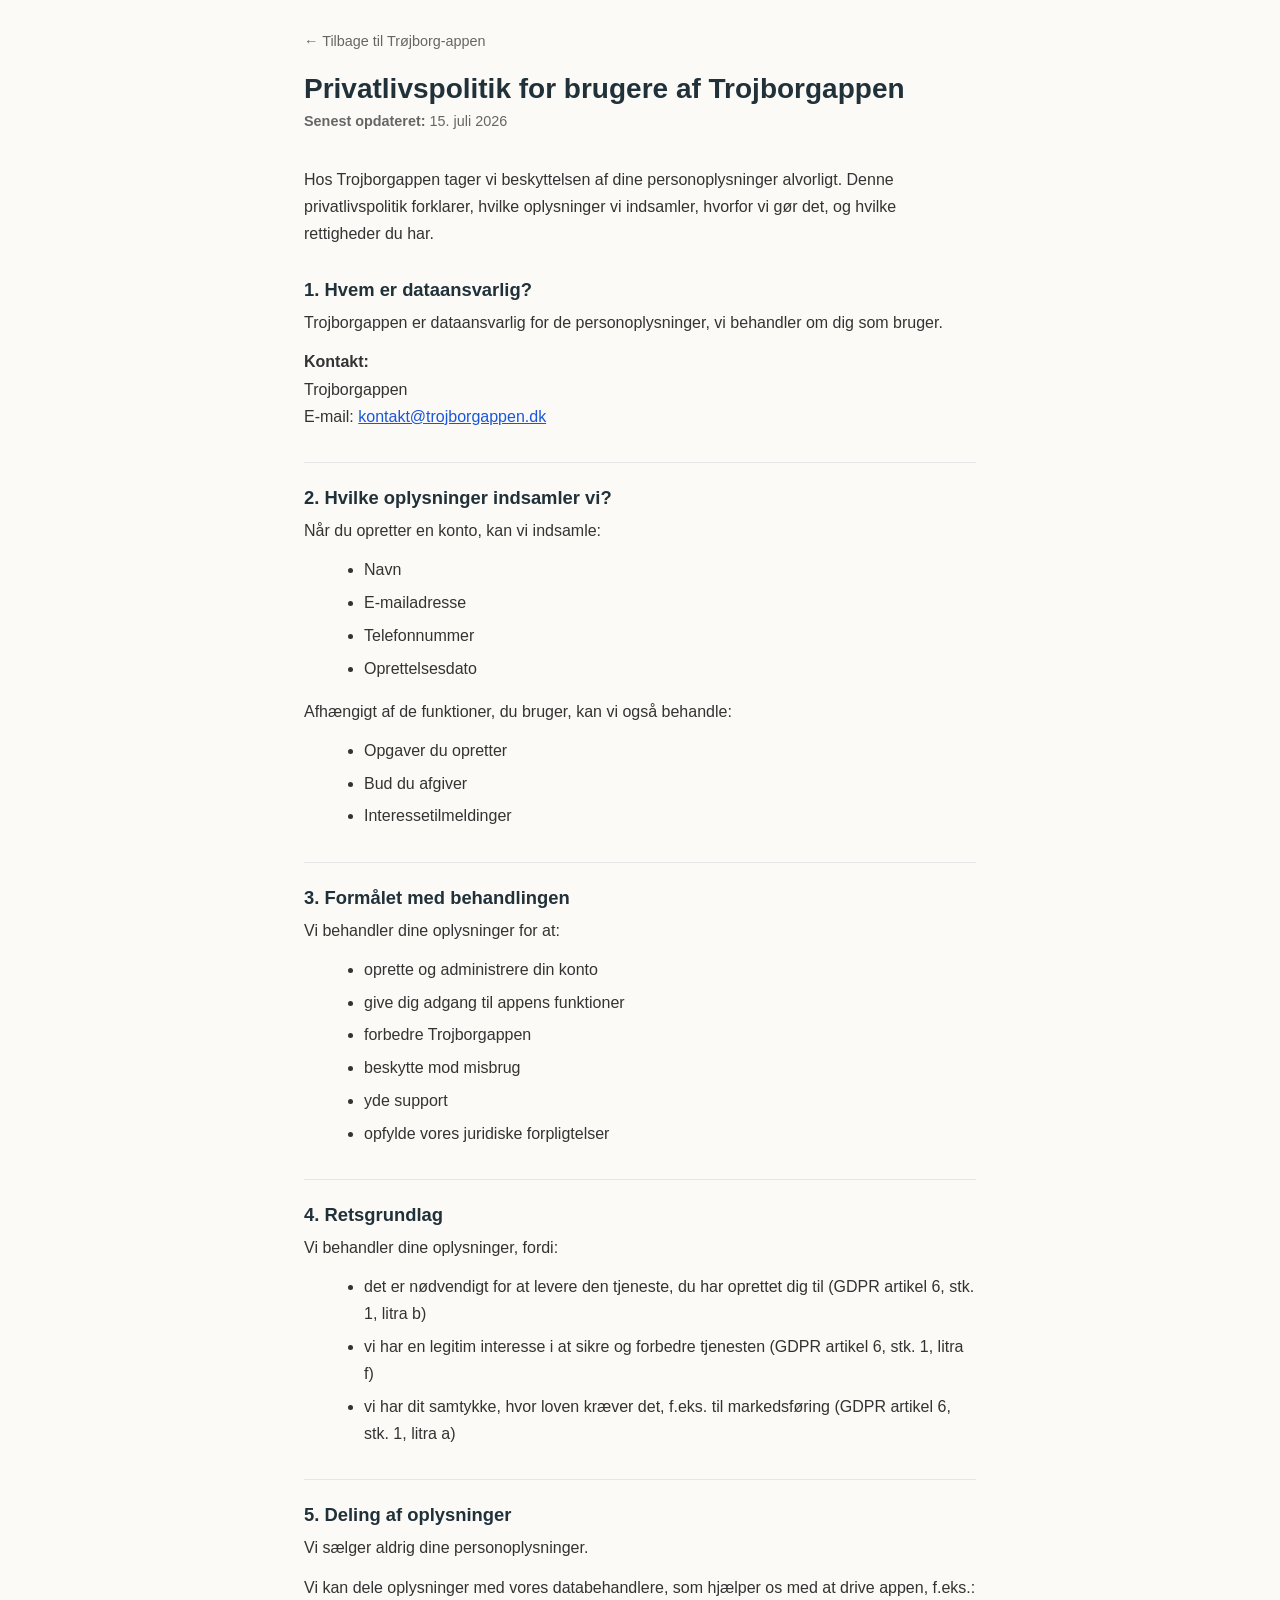
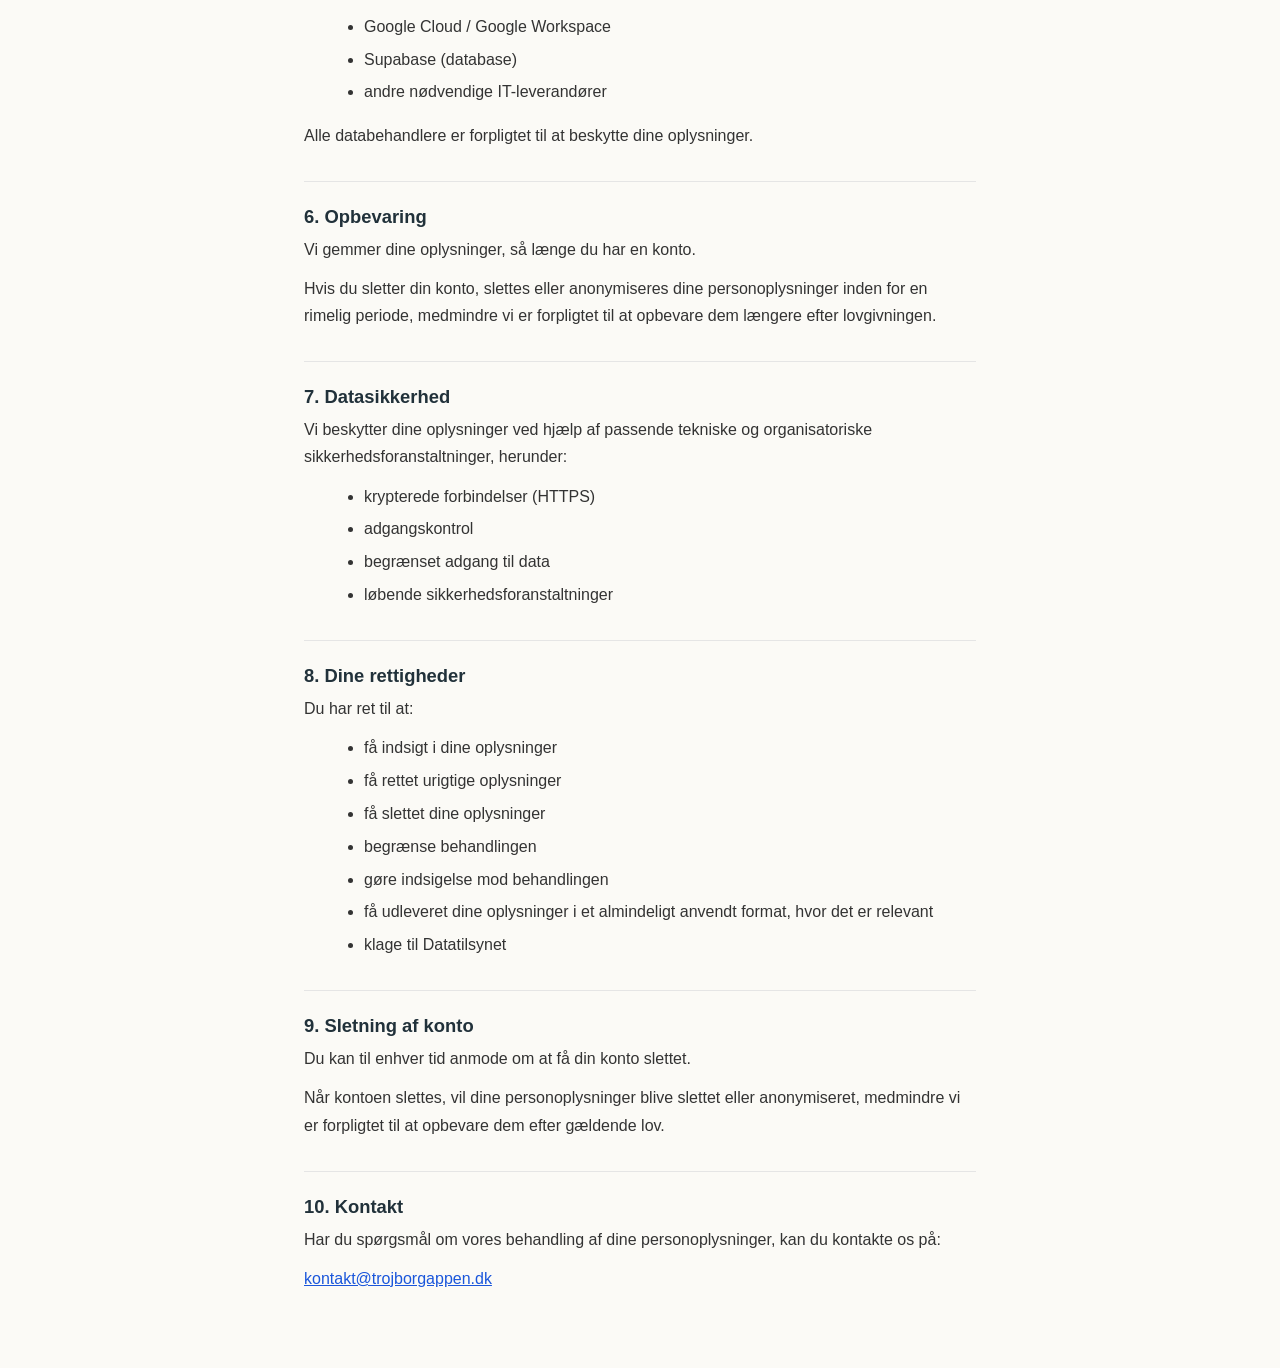
<file: privacy.html>
<!doctype html>
<html lang="da">
<head>
  <meta charset="utf-8">
  <meta name="viewport" content="width=device-width, initial-scale=1">
  <title>Privatlivspolitik — Trøjborg-appen</title>
  <meta name="description" content="Privatlivspolitik for brugere af Trøjborg-appen. Læs om hvordan vi behandler og beskytter dine personoplysninger.">
  <meta name="robots" content="index, follow">
  <link rel="canonical" href="https://trojborgappen.dk/privacy.html">
  <link rel="stylesheet" href="styles.css">
  <style>
    .privacy-page { max-width: 720px; margin: 0 auto; padding: 2rem 1.5rem 4rem; }
    .privacy-page h1 { font-size: 1.75rem; margin-bottom: 0.25rem; }
    .privacy-page .updated { color: #666; font-size: 0.9rem; margin-bottom: 2rem; }
    .privacy-page h2 { font-size: 1.15rem; margin-top: 2rem; margin-bottom: 0.5rem; border-top: 1px solid #e5e5e5; padding-top: 1.5rem; }
    .privacy-page h2:first-of-type { border-top: none; padding-top: 0; }
    .privacy-page p { line-height: 1.7; margin-bottom: 0.75rem; color: #333; }
    .privacy-page ul { margin: 0.5rem 0 1rem 1.25rem; line-height: 1.7; color: #333; }
    .privacy-page li { margin-bottom: 0.35rem; }
    .privacy-page a { color: #1a56db; }
    .privacy-page .back-link { display: inline-block; margin-bottom: 1.5rem; color: #666; text-decoration: none; font-size: 0.9rem; }
    .privacy-page .back-link:hover { color: #333; }
  </style>
</head>
<body>
  <div class="privacy-page">
    <a href="/" class="back-link">← Tilbage til Trøjborg-appen</a>

    <h1>Privatlivspolitik for brugere af Trojborgappen</h1>
    <p class="updated"><strong>Senest opdateret:</strong> 15. juli 2026</p>

    <p>Hos Trojborgappen tager vi beskyttelsen af dine personoplysninger alvorligt. Denne privatlivspolitik forklarer, hvilke oplysninger vi indsamler, hvorfor vi gør det, og hvilke rettigheder du har.</p>

    <h2>1. Hvem er dataansvarlig?</h2>
    <p>Trojborgappen er dataansvarlig for de personoplysninger, vi behandler om dig som bruger.</p>
    <p><strong>Kontakt:</strong><br>
    Trojborgappen<br>
    E-mail: <a href="mailto:kontakt@trojborgappen.dk">kontakt@trojborgappen.dk</a></p>

    <h2>2. Hvilke oplysninger indsamler vi?</h2>
    <p>Når du opretter en konto, kan vi indsamle:</p>
    <ul>
      <li>Navn</li>
      <li>E-mailadresse</li>
      <li>Telefonnummer</li>
      <li>Oprettelsesdato</li>
    </ul>
    <p>Afhængigt af de funktioner, du bruger, kan vi også behandle:</p>
    <ul>
      <li>Opgaver du opretter</li>
      <li>Bud du afgiver</li>
      <li>Interessetilmeldinger</li>
    </ul>

    <h2>3. Formålet med behandlingen</h2>
    <p>Vi behandler dine oplysninger for at:</p>
    <ul>
      <li>oprette og administrere din konto</li>
      <li>give dig adgang til appens funktioner</li>
      <li>forbedre Trojborgappen</li>
      <li>beskytte mod misbrug</li>
      <li>yde support</li>
      <li>opfylde vores juridiske forpligtelser</li>
    </ul>

    <h2>4. Retsgrundlag</h2>
    <p>Vi behandler dine oplysninger, fordi:</p>
    <ul>
      <li>det er nødvendigt for at levere den tjeneste, du har oprettet dig til (GDPR artikel 6, stk. 1, litra b)</li>
      <li>vi har en legitim interesse i at sikre og forbedre tjenesten (GDPR artikel 6, stk. 1, litra f)</li>
      <li>vi har dit samtykke, hvor loven kræver det, f.eks. til markedsføring (GDPR artikel 6, stk. 1, litra a)</li>
    </ul>

    <h2>5. Deling af oplysninger</h2>
    <p>Vi sælger aldrig dine personoplysninger.</p>
    <p>Vi kan dele oplysninger med vores databehandlere, som hjælper os med at drive appen, f.eks.:</p>
    <ul>
      <li>Google Cloud / Google Workspace</li>
      <li>Supabase (database)</li>
      <li>andre nødvendige IT-leverandører</li>
    </ul>
    <p>Alle databehandlere er forpligtet til at beskytte dine oplysninger.</p>

    <h2>6. Opbevaring</h2>
    <p>Vi gemmer dine oplysninger, så længe du har en konto.</p>
    <p>Hvis du sletter din konto, slettes eller anonymiseres dine personoplysninger inden for en rimelig periode, medmindre vi er forpligtet til at opbevare dem længere efter lovgivningen.</p>

    <h2>7. Datasikkerhed</h2>
    <p>Vi beskytter dine oplysninger ved hjælp af passende tekniske og organisatoriske sikkerhedsforanstaltninger, herunder:</p>
    <ul>
      <li>krypterede forbindelser (HTTPS)</li>
      <li>adgangskontrol</li>
      <li>begrænset adgang til data</li>
      <li>løbende sikkerhedsforanstaltninger</li>
    </ul>

    <h2>8. Dine rettigheder</h2>
    <p>Du har ret til at:</p>
    <ul>
      <li>få indsigt i dine oplysninger</li>
      <li>få rettet urigtige oplysninger</li>
      <li>få slettet dine oplysninger</li>
      <li>begrænse behandlingen</li>
      <li>gøre indsigelse mod behandlingen</li>
      <li>få udleveret dine oplysninger i et almindeligt anvendt format, hvor det er relevant</li>
      <li>klage til Datatilsynet</li>
    </ul>

    <h2>9. Sletning af konto</h2>
    <p>Du kan til enhver tid anmode om at få din konto slettet.</p>
    <p>Når kontoen slettes, vil dine personoplysninger blive slettet eller anonymiseret, medmindre vi er forpligtet til at opbevare dem efter gældende lov.</p>

    <h2>10. Kontakt</h2>
    <p>Har du spørgsmål om vores behandling af dine personoplysninger, kan du kontakte os på:</p>
    <p><a href="mailto:kontakt@trojborgappen.dk">kontakt@trojborgappen.dk</a></p>
  </div>
</body>
</html>
</file>
<file: styles.css>
:root {
  color-scheme: light;
  --ink: #21313a;
  --muted: #68777b;
  --line: #d8e0dc;
  --paper: #fbfaf6;
  --surface: #ffffff;
  --green: #2f7566;
  --green-dark: #1f5248;
  --blue: #315d84;
  --yellow: #f2c85b;
  --red: #b85d4a;
  --mint: #eaf5ef;
  --warm: #fff4d7;
  --shadow: 0 14px 40px rgba(30, 49, 58, 0.12);
  --touch-target: 44px;
}

* {
  box-sizing: border-box;
}

body {
  margin: 0;
  min-height: 100vh;
  background: var(--paper);
  color: var(--ink);
  font-family: -apple-system, BlinkMacSystemFont, "Segoe UI", Roboto, Helvetica, Arial, sans-serif;
  -webkit-font-smoothing: antialiased;
  -webkit-tap-highlight-color: transparent;
}

button,
input,
select,
textarea {
  font: inherit;
}

button {
  cursor: pointer;
  touch-action: manipulation;
}

/* ─── APP HEADER ─── */
.app-header {
  position: sticky;
  top: 0;
  z-index: 100;
  display: flex;
  align-items: center;
  justify-content: space-between;
  gap: 16px;
  padding: 12px clamp(16px, 4vw, 40px);
  background: rgba(251, 250, 246, 0.95);
  border-bottom: 1px solid var(--line);
  backdrop-filter: blur(14px);
  -webkit-backdrop-filter: blur(14px);
}

.brand {
  display: flex;
  align-items: center;
  gap: 12px;
}

.brand-mark {
  display: grid;
  place-items: center;
  width: 44px;
  height: 44px;
  border-radius: 10px;
  background: var(--green);
  color: #fff;
  font-size: 24px;
  font-weight: 800;
  flex-shrink: 0;
}

.lang-switcher {
  display: inline-flex;
  align-items: center;
  gap: 2px;
  padding: 3px;
  border: 1px solid var(--line);
  border-radius: 10px;
  background: var(--surface);
  flex-shrink: 0;
}

.lang-btn {
  min-height: 34px;
  padding: 0 10px;
  border: 0;
  border-radius: 8px;
  background: transparent;
  color: var(--muted);
  font-weight: 700;
  font-size: 13px;
  cursor: pointer;
  transition: all 0.15s ease;
}

.lang-btn.active {
  background: #e3efe9;
  color: var(--green-dark);
  box-shadow: 0 2px 6px rgba(0,0,0,0.05);
}

h1, h2, h3, p {
  margin: 0;
}

h1 {
  font-size: 20px;
  line-height: 1.15;
}

.brand p,
.intro-copy p,
.dialog-form p,
.card-meta,
#resultText {
  color: var(--muted);
}

.account {
  display: flex;
  align-items: center;
  gap: 10px;
}

.profile-chip {
  display: flex;
  align-items: center;
  gap: 8px;
  min-height: 44px;
  padding: 6px 12px;
  border: 1px solid var(--line);
  border-radius: 10px;
  background: var(--surface);
}

.avatar {
  display: grid;
  place-items: center;
  width: 30px;
  height: 30px;
  border-radius: 50%;
  background: #e4efe9;
  color: var(--green-dark);
  font-weight: 800;
  flex-shrink: 0;
}

main {
  width: min(1180px, calc(100% - 32px));
  margin: 0 auto;
  padding: 16px 0 48px;
}

/* ─── INTRO / HERO SECTION ─── */
.intro {
  display: grid;
  grid-template-columns: minmax(0, 0.85fr) minmax(280px, 1fr);
  gap: 24px;
  align-items: center;
  min-height: 240px;
  padding: 20px 0 24px;
  border-bottom: 1px solid var(--line);
}

.intro-copy {
  display: grid;
  gap: 14px;
}

.eyebrow {
  width: fit-content;
  padding: 6px 12px;
  border-radius: 8px;
  background: var(--mint);
  color: var(--green-dark);
  font-size: 13px;
  font-weight: 800;
}

.intro h2 {
  max-width: 560px;
  font-size: clamp(28px, 4.8vw, 52px);
  line-height: 1.1;
  letter-spacing: -0.02em;
}

.intro p {
  max-width: 620px;
  font-size: 17px;
  line-height: 1.5;
}

.intro img {
  display: block;
  width: 100%;
  min-height: 180px;
  object-fit: cover;
  border: 1px solid var(--line);
  border-radius: 12px;
  box-shadow: var(--shadow);
}

.intro-actions {
  display: flex;
  flex-wrap: wrap;
  gap: 12px;
  align-items: center;
}

.text-link {
  color: var(--green-dark);
  font-weight: 800;
  text-decoration: none;
  padding: 10px 4px;
}

.text-link:hover {
  text-decoration: underline;
}

/* ─── MARKET STRIP ─── */
.market-strip {
  display: grid;
  grid-template-columns: repeat(3, 1fr);
  gap: 1px;
  margin: 20px 0 4px;
  overflow: hidden;
  border: 1px solid var(--line);
  border-radius: 12px;
  background: var(--line);
}

.market-strip div {
  display: grid;
  gap: 4px;
  min-height: 78px;
  padding: 16px;
  background: var(--surface);
}

.market-strip span {
  color: var(--muted);
  font-size: 14px;
}

/* ─── TOOLBAR & SEARCH ─── */
.toolbar {
  display: grid;
  grid-template-columns: minmax(220px, 1fr) minmax(260px, auto) auto;
  gap: 12px;
  align-items: center;
  padding: 18px 0;
}

.search-wrap {
  display: flex;
  align-items: center;
  gap: 10px;
  min-height: 48px;
  padding: 0 14px;
  border: 1px solid var(--line);
  border-radius: 10px;
  background: var(--surface);
  box-shadow: 0 2px 8px rgba(0,0,0,0.02);
}

.search-wrap input {
  width: 100%;
  border: 0;
  outline: 0;
  background: transparent;
  font-size: 16px; /* Prevents auto-zoom on iOS */
}

/* Swipable Filter Chips Bar */
.filters-scroll-wrap {
  width: 100%;
  min-width: 0;
  overflow-x: auto;
  -webkit-overflow-scrolling: touch;
  scroll-snap-type: x mandatory;
  padding: 4px 0;
  scrollbar-width: none; /* Firefox */
  touch-action: pan-x;
}

.filters-scroll-wrap::-webkit-scrollbar {
  display: none; /* Chrome/Safari */
}

.filters {
  display: flex;
  flex-wrap: nowrap;
  gap: 8px;
  width: max-content;
  align-items: center;
}

.filter-button,
.secondary,
.primary,
.icon-button {
  min-height: 44px;
  border-radius: 10px;
  border: 1px solid transparent;
  font-weight: 700;
  font-size: 15px;
  display: inline-flex;
  align-items: center;
  justify-content: center;
}

.filter-button {
  scroll-snap-align: start;
  flex-shrink: 0;
  white-space: nowrap;
  padding: 0 16px;
  background: var(--surface);
  border-color: var(--line);
  color: var(--ink);
  gap: 6px;
  transition: all 0.2s cubic-bezier(0.2, 0.8, 0.2, 1);
  box-shadow: 0 2px 6px rgba(0,0,0,0.03);
}

.filter-button:hover,
.filter-button:active {
  border-color: var(--green);
}

.filter-button.active {
  background: var(--green);
  border-color: var(--green-dark);
  color: #ffffff;
  box-shadow: 0 4px 14px rgba(47, 117, 102, 0.3);
}

.category-pop-header {
  display: inline-flex;
  align-items: center;
  gap: 8px;
  padding: 5px 12px;
  border-radius: 20px;
  background: var(--mint);
  color: var(--green-dark);
  font-size: 15px;
  font-weight: 800;
  border: 1px solid #a7c6bb;
  animation: popIn 0.3s ease-out forwards;
}

@keyframes popIn {
  from { opacity: 0; transform: scale(0.9) translateY(4px); }
  to { opacity: 1; transform: scale(1) translateY(0); }
}

.primary {
  padding: 0 20px;
  background: var(--green);
  color: #fff;
  box-shadow: 0 4px 12px rgba(47, 117, 102, 0.2);
}

.primary:hover {
  background: var(--green-dark);
}

.secondary {
  padding: 0 16px;
  background: var(--surface);
  border-color: var(--line);
  color: var(--ink);
}

.danger {
  min-height: 44px;
  padding: 0 14px;
  border: 1px solid #dfb6ad;
  border-radius: 10px;
  background: #fff5f2;
  color: #8f3626;
  font-weight: 700;
  display: inline-flex;
  align-items: center;
  justify-content: center;
}

.danger:hover {
  background: #fbe7e1;
  border-color: #c47f70;
}

/* ─── CONTENT GRID & BOARD ─── */
.content-grid {
  display: grid;
  grid-template-columns: 280px minmax(0, 1fr);
  gap: 20px;
}

.panel,
.task-board {
  min-width: 0;
}

.panel {
  align-self: start;
  padding: 20px;
  border: 1px solid var(--line);
  border-radius: 12px;
  background: var(--surface);
  position: sticky;
  top: 86px;
}

.panel h2 {
  font-size: 18px;
}

.panel h3 {
  margin-top: 22px;
  font-size: 15px;
}

.stats {
  display: grid;
  grid-template-columns: 1fr 1fr;
  gap: 10px;
  margin-top: 14px;
}

.stats div {
  padding: 14px;
  border-radius: 10px;
  background: #f3f6f2;
}

.stats strong {
  display: block;
  font-size: 28px;
  line-height: 1;
  color: var(--blue);
}

.stats span {
  color: var(--muted);
  font-size: 13px;
}

.category-list {
  display: grid;
  gap: 8px;
  padding: 0;
  margin: 12px 0 0;
  list-style: none;
}

.category-list li {
  padding: 10px 0;
  border-top: 1px solid var(--line);
  font-size: 14px;
}

.board-head {
  display: flex;
  justify-content: space-between;
  gap: 16px;
  align-items: flex-end;
  margin-bottom: 14px;
}

.tasks {
  display: grid;
  grid-template-columns: 1fr;
  gap: 14px;
}

.task-card {
  display: grid;
  grid-template-columns: minmax(0, 1fr) 180px;
  gap: 20px;
  min-height: 200px;
  padding: 20px;
  border: 1px solid var(--line);
  border-radius: 12px;
  background: var(--surface);
  box-shadow: 0 6px 20px rgba(30, 49, 58, 0.05);
}

.task-top {
  display: flex;
  justify-content: space-between;
  gap: 14px;
}

.task-main {
  display: grid;
  gap: 12px;
  min-width: 0;
}

.task-side {
  display: grid;
  gap: 12px;
  align-content: space-between;
  padding-left: 18px;
  border-left: 1px solid var(--line);
}

.badge {
  align-self: start;
  padding: 6px 10px;
  border-radius: 8px;
  background: var(--warm);
  color: #775923;
  font-size: 13px;
  font-weight: 700;
  white-space: nowrap;
}

.price-box {
  display: grid;
  gap: 4px;
  padding: 14px;
  border-radius: 10px;
  background: #f2f7f4;
}

.price-box strong {
  font-size: 22px;
  color: var(--green-dark);
}

.price-box span,
.owner-line {
  color: var(--muted);
  font-size: 13px;
}

.owner-line {
  display: flex;
  align-items: center;
  gap: 8px;
}

.task-card h3 {
  font-size: 20px;
  line-height: 1.25;
}

.card-meta {
  display: flex;
  flex-wrap: wrap;
  gap: 8px 12px;
  font-size: 14px;
}

.task-card p {
  line-height: 1.5;
  font-size: 15px;
}

.bid-list {
  display: grid;
  gap: 8px;
  padding: 0;
  margin: 0;
  list-style: none;
}

.bid-list li {
  padding: 10px 12px;
  border-radius: 8px;
  background: #f5f8f6;
  font-size: 14px;
}

.card-actions {
  display: flex;
  gap: 8px;
  align-self: end;
}

.empty-state {
  grid-column: 1 / -1;
  padding: 34px;
  border: 1px dashed #aac0b7;
  border-radius: 12px;
  background: #f5f8f6;
  text-align: center;
  color: var(--muted);
}

/* ─── MODALS / DIALOGS ─── */
dialog,
dialog[open],
dialog.active-modal,
dialog:modal {
  position: fixed !important;
  top: 50% !important;
  left: 50% !important;
  transform: translate(-50%, -50%) !important;
  margin: 0 !important;
  width: calc(100vw - 32px) !important;
  max-width: 520px !important;
  height: auto !important;
  min-height: 320px !important;
  max-height: calc(100dvh - 32px) !important;
  padding: 0 !important;
  border: 0 !important;
  border-radius: 16px !important;
  box-shadow: 0 10px 40px rgba(0,0,0,0.6) !important;
  background: #ffffff !important;
  color: #1d2939 !important;
  z-index: 999999 !important;
  overflow-y: auto !important;
  -webkit-overflow-scrolling: touch !important;
  overscroll-behavior: contain !important;
  box-sizing: border-box !important;
}

dialog:not([open]):not(.active-modal) {
  display: none !important;
}

dialog::backdrop {
  background: rgba(21, 34, 38, 0.55);
  backdrop-filter: blur(4px);
}

.dialog-form {
  position: relative;
  display: flex !important;
  flex-direction: column !important;
  gap: 16px !important;
  padding: 24px !important;
  background: #ffffff !important;
  width: 100% !important;
  height: auto !important;
  min-height: 320px !important;
  box-sizing: border-box !important;
  word-wrap: break-word;
  overflow-wrap: break-word;
}

.dialog-form .consent-label {
  display: flex !important;
  align-items: flex-start;
  gap: 0.6rem;
  font-size: 0.85rem;
  line-height: 1.45;
  cursor: pointer;
  font-weight: 400;
}

.dialog-form h2 {
  padding-right: 42px;
  font-size: 22px;
}

.dialog-form label {
  display: grid;
  gap: 6px;
  color: var(--ink);
  font-weight: 700;
  font-size: 14px;
}

.dialog-form input,
.dialog-form select,
.dialog-form textarea {
  width: 100%;
  border: 1px solid var(--line);
  border-radius: 10px;
  padding: 12px 14px;
  color: var(--ink);
  background: #fff;
  font-size: 16px; /* Prevents auto-zoom on iOS */
  min-height: 46px;
}

.dialog-form textarea {
  resize: vertical;
  min-height: 100px;
}

.two-col {
  display: grid;
  grid-template-columns: 1fr 1fr;
  gap: 12px;
}

.full {
  width: 100%;
}

.icon-button {
  display: grid;
  place-items: center;
  width: 44px;
  height: 44px;
  padding: 0;
  background: #f4f1ea;
  border-color: var(--line);
  color: var(--ink);
  font-size: 22px;
  border-radius: 50%;
}

.close-dialog {
  position: absolute;
  top: 16px;
  right: 16px;
}

/* ─── TOAST NOTIFICATIONS ─── */
.toast-notification {
  position: fixed;
  bottom: 24px;
  left: 50%;
  transform: translateX(-50%) translateY(20px);
  background: #14532d;
  color: #fff;
  padding: 14px 22px;
  border-radius: 10px;
  font-size: 15px;
  font-weight: 600;
  z-index: 9999;
  opacity: 0;
  transition: opacity 0.3s, transform 0.3s;
  pointer-events: none;
  max-width: calc(100% - 32px);
  text-align: center;
  box-shadow: 0 10px 30px rgba(0,0,0,0.2);
}

.toast-notification.visible {
  opacity: 1;
  transform: translateX(-50%) translateY(0);
}

/* ─── MOBILE RESPONSIVE DESIGN (< 920px & < 640px) ─── */

@media (max-width: 920px) {
  main {
    width: calc(100% - 24px);
    padding-top: 12px;
  }

  .intro,
  .content-grid,
  .toolbar {
    grid-template-columns: 1fr;
  }

  /* Horizontal swipeable category chips on mobile */
  .toolbar {
    gap: 12px;
    padding: 14px 0;
    max-width: 100%;
    overflow: hidden;
  }

  .filters {
    display: flex !important;
    flex-wrap: nowrap !important;
    justify-content: flex-start !important;
    overflow-x: auto !important;
    scroll-snap-type: x mandatory;
    -webkit-overflow-scrolling: touch;
    padding-bottom: 8px;
    margin: 0 -12px;
    padding-left: 12px;
    padding-right: 12px;
    scrollbar-width: none; /* Firefox */
    touch-action: pan-x;
  }

  .filters::-webkit-scrollbar {
    display: none; /* Chrome/Safari */
  }

  .filter-button {
    scroll-snap-align: start;
    flex-shrink: 0 !important;
    white-space: nowrap !important;
  }

  .panel {
    position: static;
  }

  .task-card {
    grid-template-columns: 1fr;
    min-height: auto;
  }

  .task-side {
    padding-left: 0;
    border-left: 0;
    border-top: 1px solid var(--line);
    padding-top: 16px;
  }

  .card-actions {
    display: grid;
    grid-template-columns: 1fr 1fr;
    gap: 10px;
    width: 100%;
  }

  .card-actions button {
    width: 100%;
  }
}

@media (max-width: 640px) {
  .app-header {
    position: sticky;
    top: 0;
    padding: 10px 16px;
  }

  .brand p {
    display: none; /* Hide tagline on tiny mobile screens to save vertical header space */
  }

  .brand h1 {
    font-size: 18px;
  }

  .brand-mark {
    width: 38px;
    height: 38px;
    font-size: 20px;
  }

  .account {
    gap: 8px;
  }

  .profile-chip {
    padding: 4px 8px;
    font-size: 14px;
  }

  .intro {
    min-height: auto;
    padding: 14px 0;
    gap: 16px;
  }

  .intro h2 {
    font-size: 32px;
  }

  .intro p {
    font-size: 16px;
  }

  .intro-actions {
    flex-direction: column;
    width: 100%;
  }

  .intro-actions .primary,
  .intro-actions .text-link {
    width: 100%;
    text-align: center;
    justify-content: center;
  }

  .two-col,
  .stats,
  .market-strip {
    grid-template-columns: 1fr;
  }

  .market-strip div {
    min-height: auto;
    padding: 12px 14px;
  }

  /* Position pop-up modal centered on mobile screens */
  dialog,
  dialog[open],
  dialog.active-modal,
  dialog:modal {
    position: fixed !important;
    top: 50% !important;
    left: 50% !important;
    transform: translate(-50%, -50%) !important;
    margin: 0 !important;
    width: calc(100vw - 24px) !important;
    max-width: 520px !important;
    height: auto !important;
    min-height: 320px !important;
    max-height: calc(100dvh - 32px) !important;
    border-radius: 20px !important;
    overflow-y: auto !important;
    -webkit-overflow-scrolling: touch !important;
    box-shadow: 0 20px 60px rgba(0, 0, 0, 0.6) !important;
    background: #ffffff !important;
    z-index: 999999 !important;
  }

  .dialog-form {
    padding: 20px 18px 24px !important;
    display: flex !important;
    flex-direction: column !important;
    height: auto !important;
    min-height: 300px !important;
    max-height: none !important;
    overflow-y: visible !important;
  }
}

/* ─── VEJLEDNING / GUIDE MODAL ─── */
.guide-dialog {
  width: min(720px, calc(100% - 24px));
}

.guide-tabs {
  display: flex;
  gap: 8px;
  background: #edf2ee;
  padding: 6px;
  border-radius: 12px;
  margin: 6px 0 14px 0;
}

.guide-tab {
  flex: 1;
  padding: 10px 14px;
  border: 0;
  background: transparent;
  color: var(--ink);
  font-weight: 600;
  font-size: 14px;
  border-radius: 8px;
  cursor: pointer;
  transition: all 0.2s ease;
  text-align: center;
}

.guide-tab:hover {
  background: rgba(20, 83, 45, 0.08);
}

.guide-tab.active {
  background: var(--green, #14532d);
  color: #ffffff;
  box-shadow: 0 2px 8px rgba(20, 83, 45, 0.25);
}

.guide-img-container {
  border-radius: 14px;
  overflow: hidden;
  border: 1px solid var(--line, #e2e8f0);
  background: #f8faf9;
  box-shadow: 0 4px 16px rgba(0, 0, 0, 0.06);
  min-height: 220px;
  display: flex;
  align-items: center;
  justify-content: center;
}

.guide-img {
  width: 100%;
  height: auto;
  max-height: 55vh;
  object-fit: contain;
  display: block;
  border-radius: 12px;
}

.guide-footer-actions {
  display: flex;
  justify-content: center;
  margin-top: 14px;
}

.guide-zoom-link {
  display: inline-flex;
  align-items: center;
  gap: 6px;
  padding: 8px 16px;
  background: #f4f7f4;
  border: 1px solid var(--line, #e2e8f0);
  border-radius: 8px;
  color: var(--green, #14532d);
  font-size: 13px;
  font-weight: 600;
  text-decoration: none;
  transition: background 0.2s;
}

.guide-zoom-link:hover {
  background: #e5ede7;
}

.open-guide-btn {
  white-space: nowrap;
  background: #dc2626 !important;
  color: #ffffff !important;
  border-color: #dc2626 !important;
  font-weight: 700 !important;
  box-shadow: 0 4px 12px rgba(220, 38, 38, 0.3) !important;
  transition: all 0.2s ease !important;
}

.open-guide-btn:hover {
  background: #b91c1c !important;
  border-color: #b91c1c !important;
  box-shadow: 0 6px 16px rgba(185, 28, 28, 0.4) !important;
  transform: translateY(-1px);
}

.open-guide-btn:active {
  transform: translateY(0);
}

/* BULLETPROOF CUSTOM GUIDE MODAL OVERLAY (FORCED TOP POSITION AT 12PX FROM TOP) */
.custom-guide-modal-overlay {
  position: fixed !important;
  top: 0 !important;
  left: 0 !important;
  right: 0 !important;
  bottom: 0 !important;
  width: 100vw !important;
  height: 100vh !important;
  background: rgba(21, 34, 38, 0.75) !important;
  backdrop-filter: blur(6px) !important;
  -webkit-backdrop-filter: blur(6px) !important;
  z-index: 999999 !important;
  display: flex !important;
  align-items: flex-start !important;
  justify-content: center !important;
  padding: 12px !important;
  box-sizing: border-box !important;
  overflow-y: auto !important;
  -webkit-overflow-scrolling: touch !important;
}

.custom-guide-modal-overlay.hidden {
  display: none !important;
}

.custom-guide-modal-box {
  position: relative !important;
  background: var(--surface, #ffffff) !important;
  border: 1px solid var(--line, #d8e0dc) !important;
  border-radius: 20px !important;
  width: 100% !important;
  max-width: 640px !important;
  margin-top: 8px !important;
  margin-bottom: 24px !important;
  padding: 24px 20px !important;
  box-shadow: 0 20px 50px rgba(0, 0, 0, 0.4) !important;
  color: var(--ink, #21313a) !important;
}
</file>
